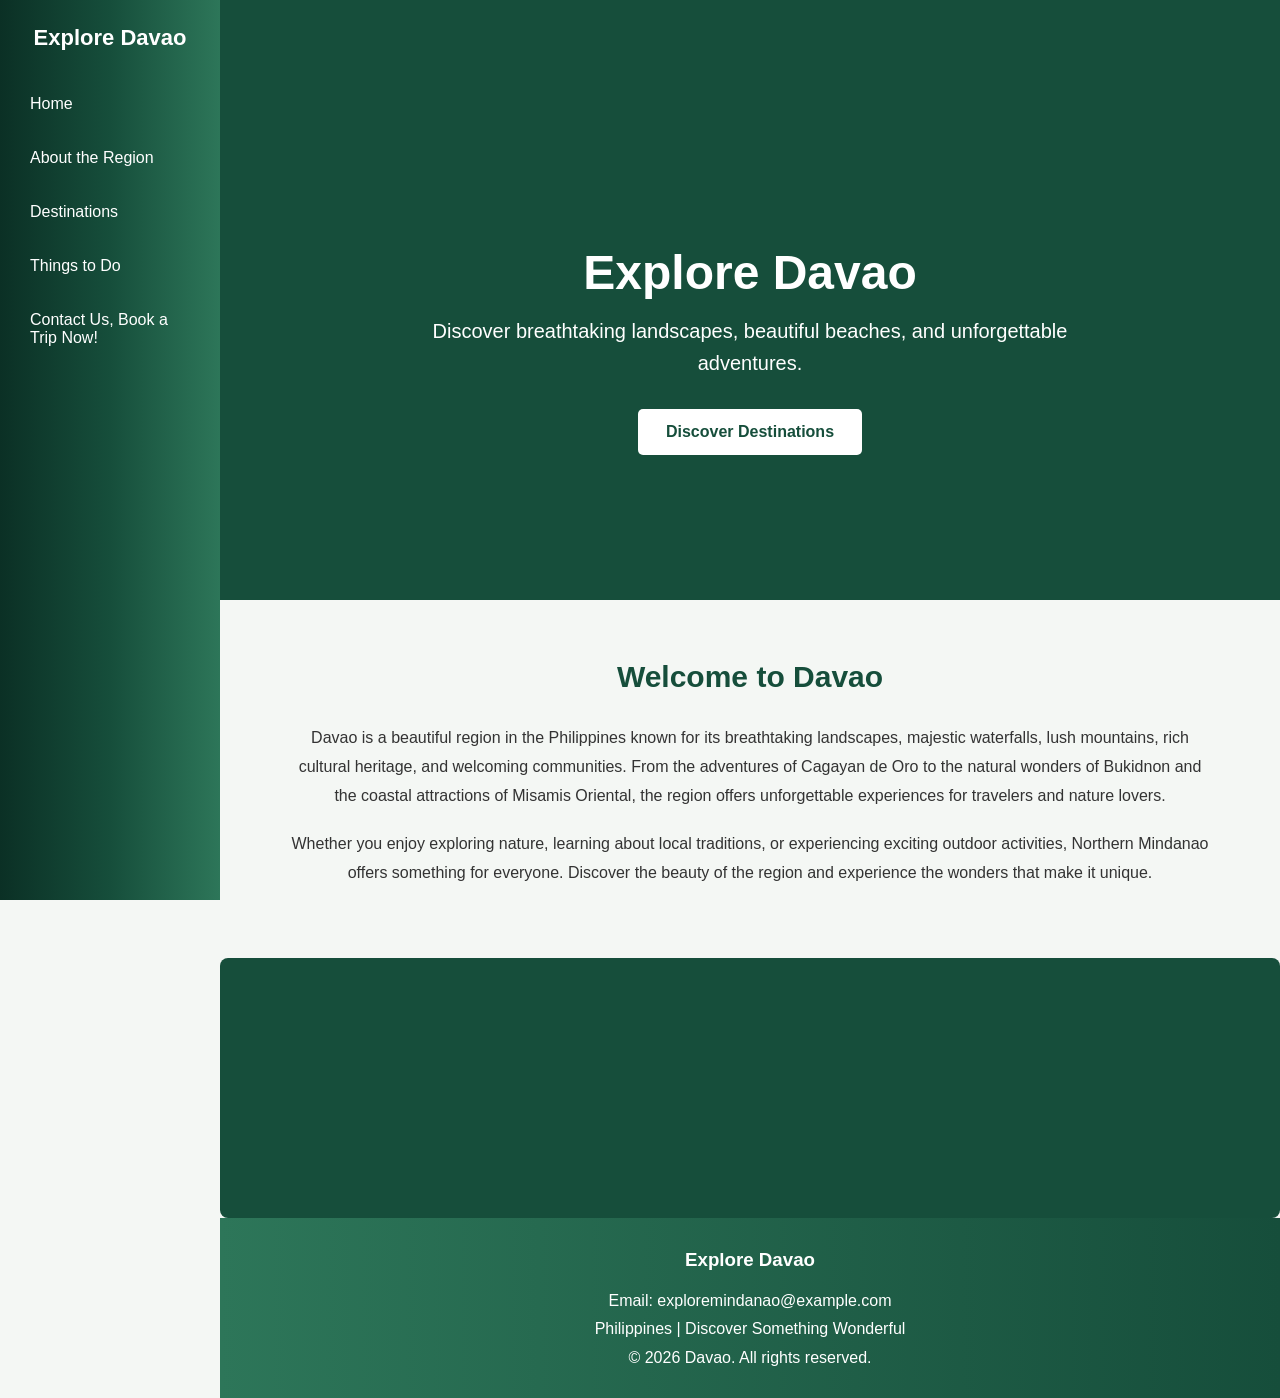
<file: html/index.html>
<!DOCTYPE html>
<html lang="en">

<head>
    <meta charset="UTF-8">
    <meta name="viewport" content="width=device-width, initial-scale=1.0">

    <title>Explore Davao, Region XI</title>

    <!-- External CSS -->
    <link rel="stylesheet" href="styling-index.css">
</head>

<body>

    <!-- LEFT SIDEBAR -->
    <div class="sidebar">

        <h2>Explore Davao</h2>

        <nav>
            <a href="#">Home</a>
            <a href="history.html">About the Region</a>
            <a href="destinations.html">Destinations</a>
            <a href="activities.html">Things to Do</a>
            <a href="plan-trip.html">Contact Us, Book a Trip Now!</a>
        </nav>

    </div>


    <!-- MAIN CONTENT -->
    <div class="main-content">

       <!-- HERO BANNER -->
    <section class="hero">

    <!-- Background Video -->
    <video class="hero-video" autoplay muted loop playsinline preload="600">
    <source src="../assets/videos/davao-hero-banner.mp4" type="video/mp4">
</video>

    <!-- Gradient Overlay -->
    <div class="hero-overlay"></div>

    <!-- Hero Content -->
    <div class="hero-content">
        <h1>Explore Davao</h1>

        <p>
            Discover breathtaking landscapes, beautiful beaches,
            and unforgettable adventures.
        </p>

        <a href="destinations.html" class="hero-button">
            Discover Destinations
        </a>
    </div>

</section>


        <!-- INTRODUCTION -->
        <div class="introduction">

            <h2>Welcome to Davao</h2>

            <p>
                Davao is a beautiful region in the Philippines
                known for its breathtaking landscapes, majestic waterfalls,
                lush mountains, rich cultural heritage, and welcoming
                communities. From the adventures of Cagayan de Oro to the
                natural wonders of Bukidnon and the coastal attractions
                of Misamis Oriental, the region offers unforgettable
                experiences for travelers and nature lovers.
            </p>

            <p>
                Whether you enjoy exploring nature, learning about local
                traditions, or experiencing exciting outdoor activities,
                Northern Mindanao offers something for everyone.
                Discover the beauty of the region and experience
                the wonders that make it unique.
            </p>

        </div>
        <!-- VIDEO BELOW INTRODUCTION -->
        <div class="vid-before-intro">
        <video class="destination-video" autoplay muted loop playsinline preload="none">
            <source src="../assets/videos/index-video-below-intro.mp4" type="video/mp4">
        </video>
        </div>

        <div class="footer">

            <h3>Explore Davao</h3>

            <p>Email: exploremindanao@example.com</p>

            <p>Philippines | Discover Something Wonderful</p>

            <p>&copy; 2026 Davao. All rights reserved.</p>

        </div>
        </div>
        </body>

        </html>
</file>
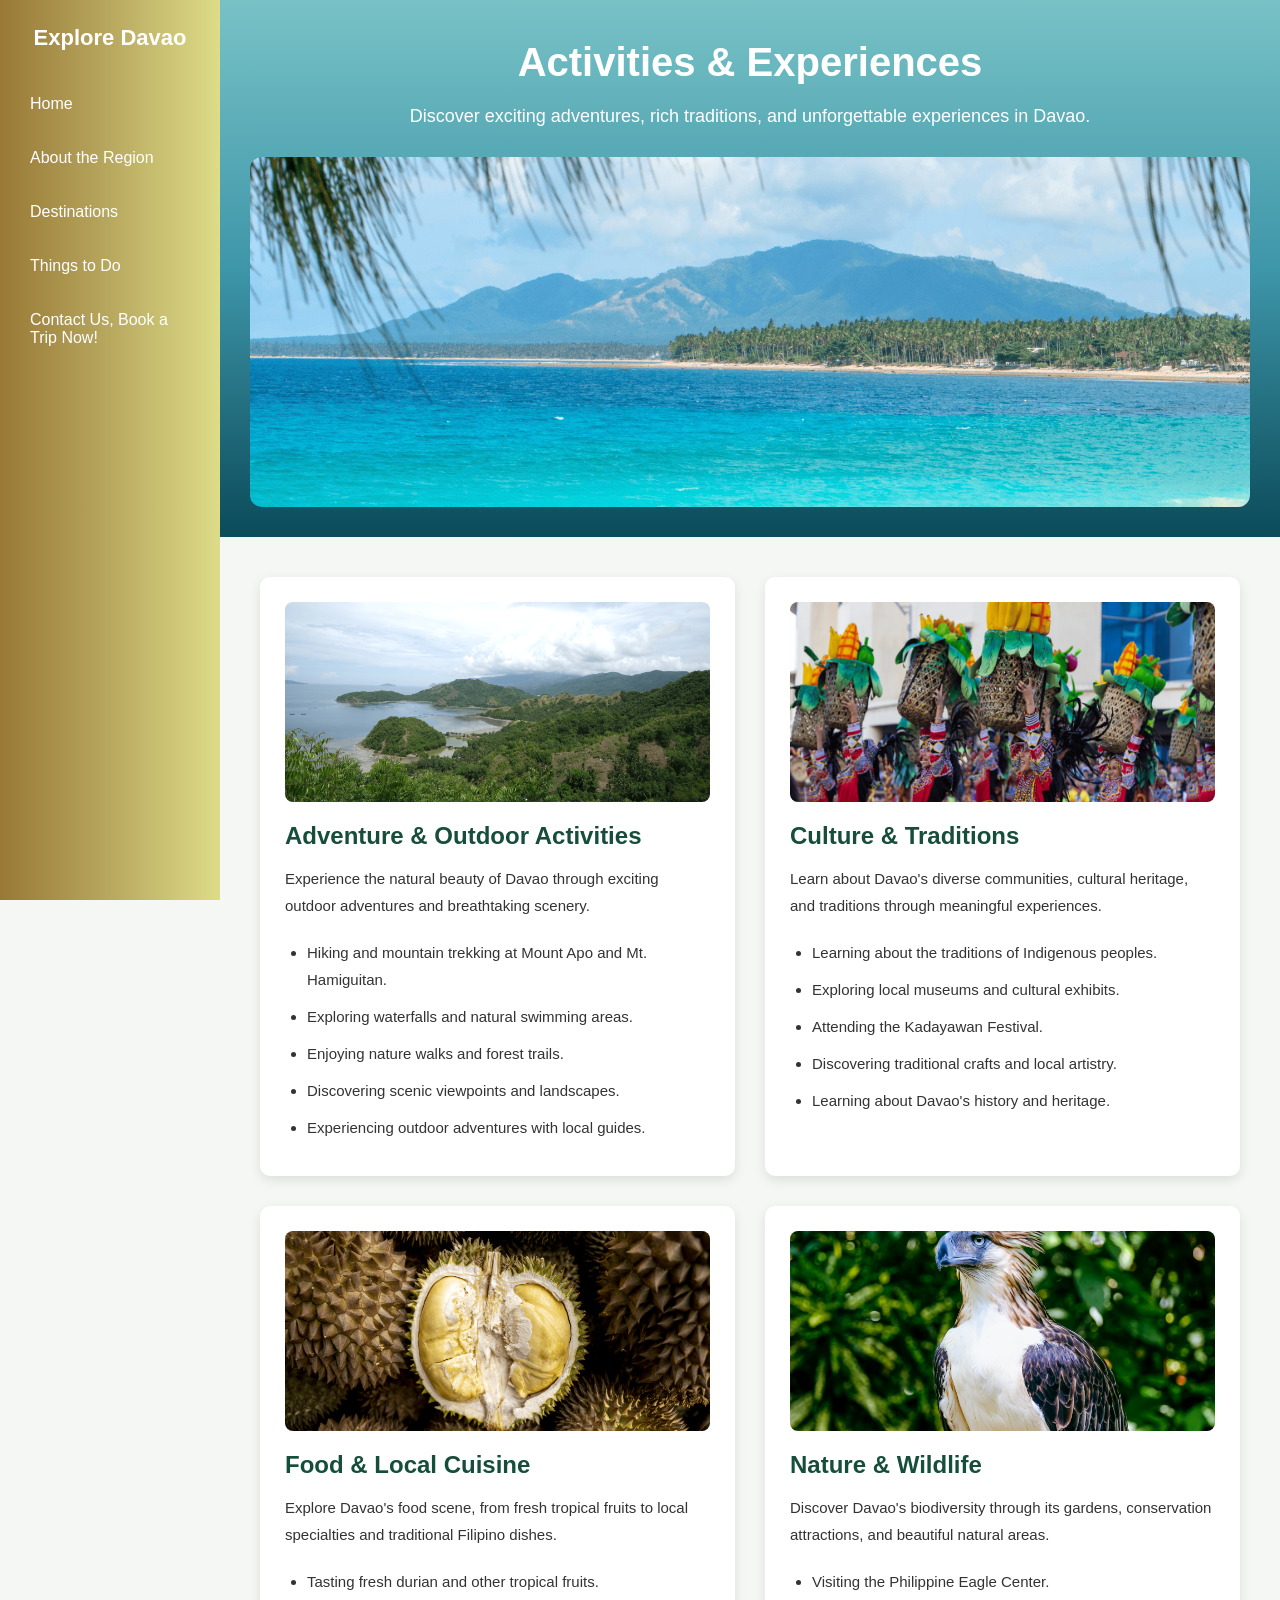
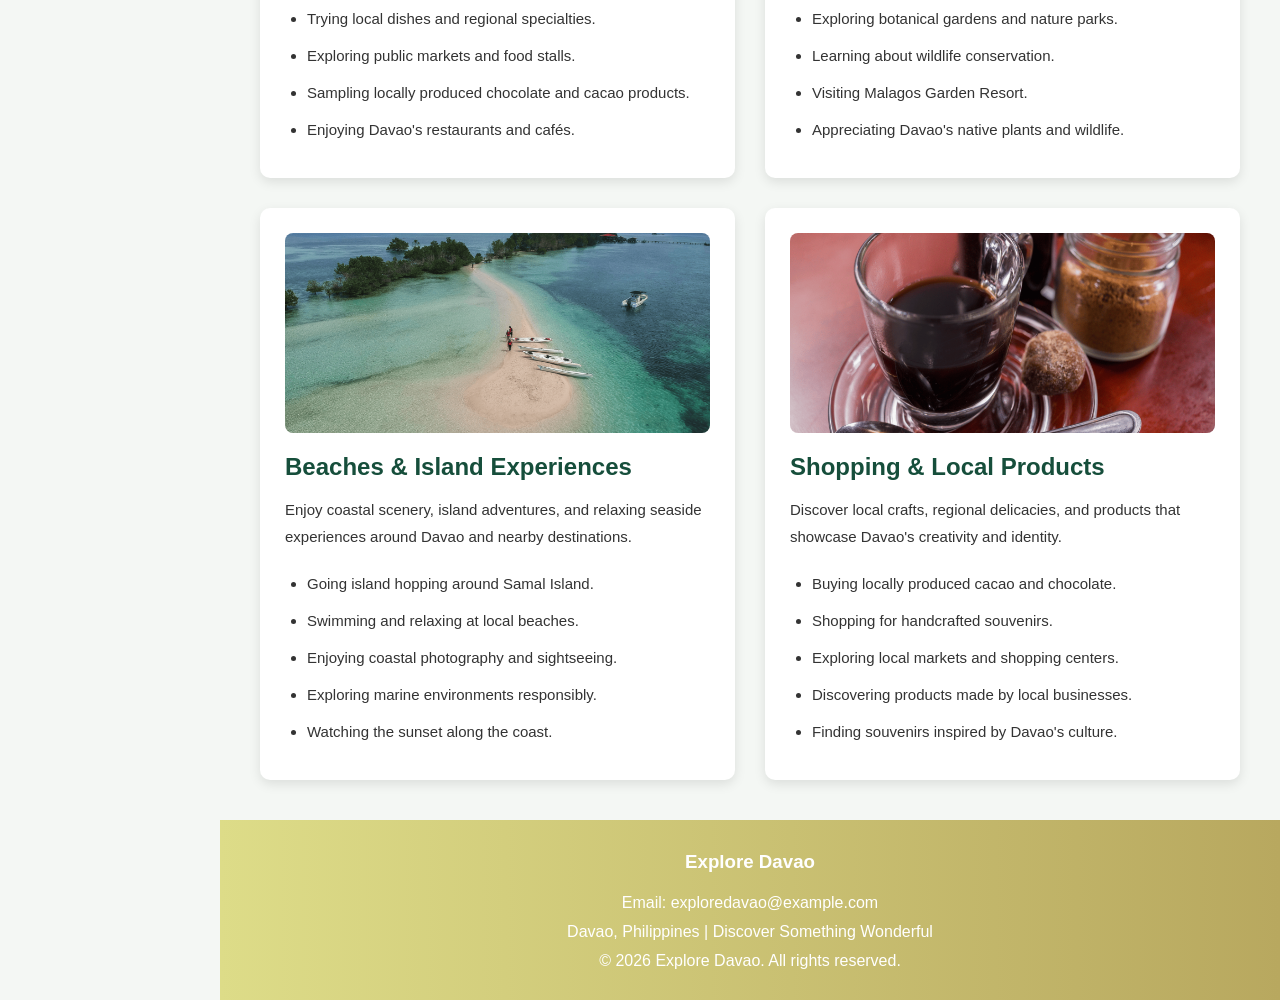
<file: html/activities.html>
<!DOCTYPE html>
<html lang="en">

<head>
    <meta charset="UTF-8">
    <meta name="viewport" content="width=device-width, initial-scale=1.0">

    <title>Activities & Experiences | Explore Davao</title>

    <link rel="stylesheet" href="styling-activities.css">
</head>

<body>

    <!-- LEFT SIDEBAR -->
    <div class="sidebar">

        <h2>Explore Davao</h2>

        <nav>
            <a href="index.html">Home</a>
            <a href="history.html">About the Region</a>
            <a href="destinations.html">Destinations</a>
            <a href="#">Things to Do</a>
            <a href="plan-trip.html">Contact Us, Book a Trip Now!</a>
        </nav>

    </div>


    <!-- MAIN CONTENT -->
    <div class="main-content">

        <!-- PAGE HEADER -->
        <header class="page-header">

            <h1>Activities & Experiences</h1>

            <p>
                Discover exciting adventures, rich traditions, and
                unforgettable experiences in Davao.
            </p>

        
            <img
                class="header-image"
                src="../assets/images/Dahican-Beach.png"
                alt="Beautiful coastline of Dahican Beach in Davao Oriental"
            >

        </header>


        <!-- ACTIVITIES CONTAINER -->
        <main class="activities-container">


            <!-- ADVENTURE -->
            <section class="activity-section">


                <img
                    class="activity-image"
                    src="../assets/images/MT.-HAMIGUITAN-DAVAO-ORIENTAL-768x570.png"
                    alt="Adventure and outdoor activities in Davao"
                >

                <h2>Adventure & Outdoor Activities</h2>

                <p>
                    Experience the natural beauty of Davao through
                    exciting outdoor adventures and breathtaking scenery.
                </p>

                <ul>
                    <li>Hiking and mountain trekking at Mount Apo and Mt. Hamiguitan.</li>
                    <li>Exploring waterfalls and natural swimming areas.</li>
                    <li>Enjoying nature walks and forest trails.</li>
                    <li>Discovering scenic viewpoints and landscapes.</li>
                    <li>Experiencing outdoor adventures with local guides.</li>
                </ul>

            </section>


            <!-- CULTURE -->
            <section class="activity-section">


                <img
                    class="activity-image"
                    src="../assets/images/Kadayawan-Festival.png"
                    alt="Cultural traditions and heritage of Davao"
                >

                <h2>Culture & Traditions</h2>

                <p>
                    Learn about Davao's diverse communities, cultural
                    heritage, and traditions through meaningful experiences.
                </p>

                <ul>
                    <li>Learning about the traditions of Indigenous peoples.</li>
                    <li>Exploring local museums and cultural exhibits.</li>
                    <li>Attending the Kadayawan Festival.</li>
                    <li>Discovering traditional crafts and local artistry.</li>
                    <li>Learning about Davao's history and heritage.</li>
                </ul>

            </section>


            <!-- FOOD -->
            <section class="activity-section">

                <img
                    class="activity-image"
                    src="../assets/images/DVO-DURIAN-001.png"
                    alt="Local food and tropical fruits in Davao"
                >

                <h2>Food & Local Cuisine</h2>

                <p>
                    Explore Davao's food scene, from fresh tropical fruits
                    to local specialties and traditional Filipino dishes.
                </p>

                <ul>
                    <li>Tasting fresh durian and other tropical fruits.</li>
                    <li>Trying local dishes and regional specialties.</li>
                    <li>Exploring public markets and food stalls.</li>
                    <li>Sampling locally produced chocolate and cacao products.</li>
                    <li>Enjoying Davao's restaurants and cafés.</li>
                </ul>

            </section>


            <!-- NATURE & WILDLIFE -->
            <section class="activity-section">

                <img
                    class="activity-image"
                    src="../assets/images/eagle-center.png"
                    alt="Nature and wildlife attractions in Davao"
                >

                <h2>Nature & Wildlife</h2>

                <p>
                    Discover Davao's biodiversity through its gardens,
                    conservation attractions, and beautiful natural areas.
                </p>

                <ul>
                    <li>Visiting the Philippine Eagle Center.</li>
                    <li>Exploring botanical gardens and nature parks.</li>
                    <li>Learning about wildlife conservation.</li>
                    <li>Visiting Malagos Garden Resort.</li>
                    <li>Appreciating Davao's native plants and wildlife.</li>
                </ul>

            </section>


            <!-- BEACHES & ISLANDS -->
            <section class="activity-section">

                <img
                    class="activity-image"
                    src="../assets/images/Island-Garden-City-of-Samal-768x570.png"
                    alt="Beaches and island destinations near Davao"
                >

                <h2>Beaches & Island Experiences</h2>

                <p>
                    Enjoy coastal scenery, island adventures, and relaxing
                    seaside experiences around Davao and nearby destinations.
                </p>

                <ul>
                    <li>Going island hopping around Samal Island.</li>
                    <li>Swimming and relaxing at local beaches.</li>
                    <li>Enjoying coastal photography and sightseeing.</li>
                    <li>Exploring marine environments responsibly.</li>
                    <li>Watching the sunset along the coast.</li>
                </ul>

            </section>


            <!-- SHOPPING -->
            <section class="activity-section">

                <img
                    class="activity-image"
                    src="../assets/images/Davao-Coffee.png"
                    alt="Local crafts, souvenirs, and products from Davao"
                >

                <h2>Shopping & Local Products</h2>

                <p>
                    Discover local crafts, regional delicacies, and
                    products that showcase Davao's creativity and identity.
                </p>

                <ul>
                    <li>Buying locally produced cacao and chocolate.</li>
                    <li>Shopping for handcrafted souvenirs.</li>
                    <li>Exploring local markets and shopping centers.</li>
                    <li>Discovering products made by local businesses.</li>
                    <li>Finding souvenirs inspired by Davao's culture.</li>
                </ul>

            </section>

        </main>


        <!-- FOOTER -->
        <footer class="footer">

            <h3>Explore Davao</h3>

            <p>Email: exploredavao@example.com</p>

            <p>Davao, Philippines | Discover Something Wonderful</p>

            <p>&copy; 2026 Explore Davao. All rights reserved.</p>

        </footer>

    </div>

</body>
</html>
</file>
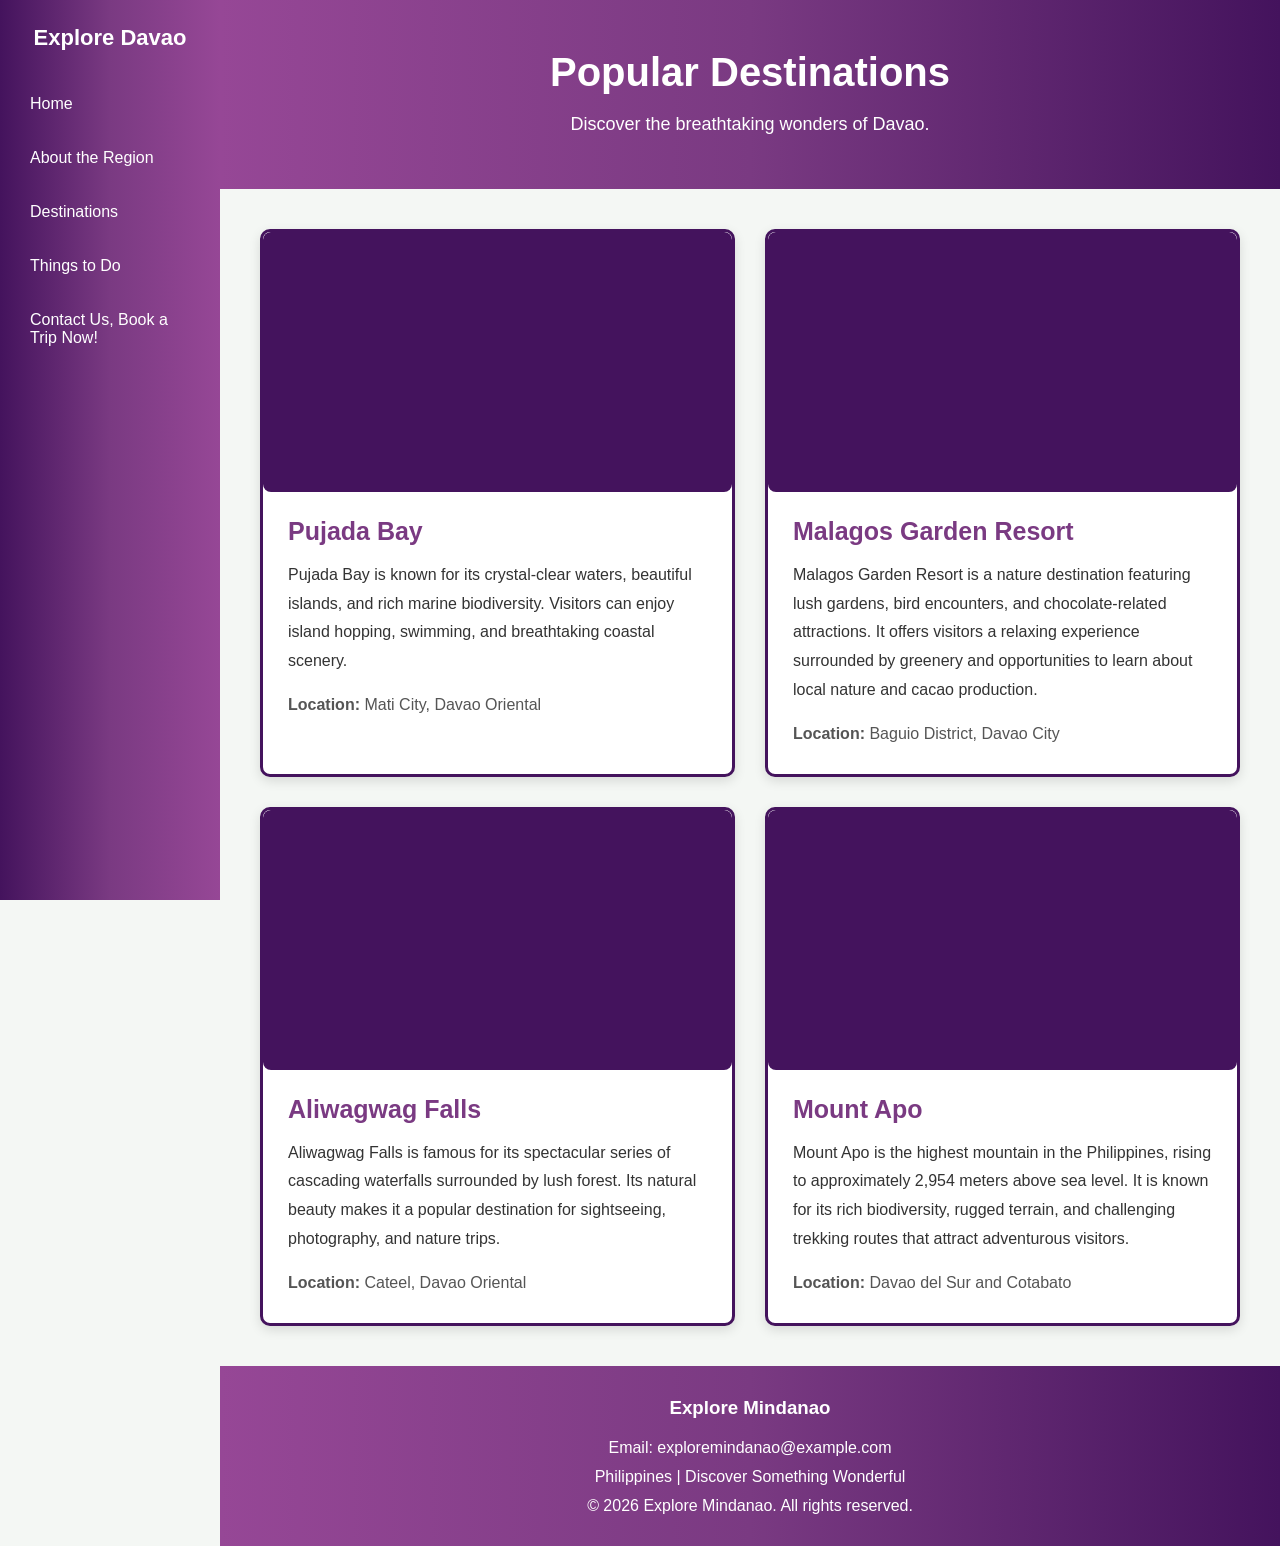
<file: html/destinations.html>
<!DOCTYPE html>
<html lang="en">

<head>
    <meta charset="UTF-8">
    <meta name="viewport" content="width=device-width, initial-scale=1.0">

    <title>Popular Destinations | Explore Davao</title>

    <link rel="stylesheet" href="styling-destinations.css">
</head>

<body>

    
    <!-- LEFT SIDEBAR -->
    <div class="sidebar">

        <h2>Explore Davao</h2>

        <nav>
            <a href="index.html">Home</a>
            <a href="history.html">About the Region</a>
            <a href="#">Destinations</a>
            <a href="activities.html">Things to Do</a>
            <a href="plan-trip.html">Contact Us, Book a Trip Now!</a>
        </nav>

    </div>

    <div class="main-content">

        <!-- PAGE HEADER -->
        <div class="page-header">
            <h1>Popular Destinations</h1>
            <p>Discover the breathtaking wonders of Davao.</p>
        </div>


        <!-- TOURIST SPOTS -->

        <div class="destinations-container">

            <!-- PUJADA BAY -->
            <div class="destination-card">

                <video class="destination-video" autoplay muted loop playsinline preload="none">
    <source src="../assets/videos/pujada-bay-video.mp4" type="video/mp4">
</video>

                <div class="destination-info">
                    <h2>Pujada Bay</h2>

                    <p>
                        Pujada Bay is known for its crystal-clear waters,
                        beautiful islands, and rich marine biodiversity.
                        Visitors can enjoy island hopping, swimming, and
                        breathtaking coastal scenery.
                    </p>

                    <p class="location">
                        <strong>Location:</strong> Mati City, Davao Oriental
                    </p>
                </div>

            </div>


            <!-- MALAGOS GARDEN RESORT -->
            <div class="destination-card">

                <video class="destination-video" autoplay muted loop playsinline preload="none">
    <source src="../assets/videos/malagos-resort-video.mp4" type="video/mp4">
</video>

                <div class="destination-info">
                    <h2>Malagos Garden Resort</h2>

                    <p>
                        Malagos Garden Resort is a nature destination
                        featuring lush gardens, bird encounters, and
                        chocolate-related attractions. It offers visitors
                        a relaxing experience surrounded by greenery and
                        opportunities to learn about local nature and
                        cacao production.
                    </p>

                    <p class="location">
                        <strong>Location:</strong> Baguio District, Davao City
                    </p>
                </div>

            </div>


            <!-- ALIWAGWAG FALLS -->
            <div class="destination-card">

                <video class="destination-video" autoplay muted loop playsinline preload="none">
    <source src="../assets/videos/aliwagwag-falls-video.mp4" type="video/mp4">
</video>
                <div class="destination-info">
                    <h2>Aliwagwag Falls</h2>

                    <p>
                        Aliwagwag Falls is famous for its spectacular series
                        of cascading waterfalls surrounded by lush forest.
                        Its natural beauty makes it a popular destination
                        for sightseeing, photography, and nature trips.
                    </p>

                    <p class="location">
                        <strong>Location:</strong> Cateel, Davao Oriental
                    </p>
                </div>

            </div>


            <!-- MOUNT APO -->
            <div class="destination-card">

                <video class="destination-video" autoplay muted loop playsinline preload="none">
    <source src="../assets/videos/mt-apo-video (1).mp4" type="video/mp4">
</video>

                <div class="destination-info">
                    <h2>Mount Apo</h2>

                    <p>
                        Mount Apo is the highest mountain in the Philippines,
                        rising to approximately 2,954 meters above sea level.
                        It is known for its rich biodiversity, rugged terrain,
                        and challenging trekking routes that attract
                        adventurous visitors.
                    </p>

                    <p class="location">
                        <strong>Location:</strong> Davao del Sur and Cotabato
                    </p>
                </div>

            </div>

        </div>


        <!-- FOOTER -->
        <div class="footer">

            <h3>Explore Mindanao</h3>

            <p>Email: exploremindanao@example.com</p>

            <p>Philippines | Discover Something Wonderful</p>

            <p>&copy; 2026 Explore Mindanao. All rights reserved.</p>

        </div>

    </div>

</body>
</html>
</file>
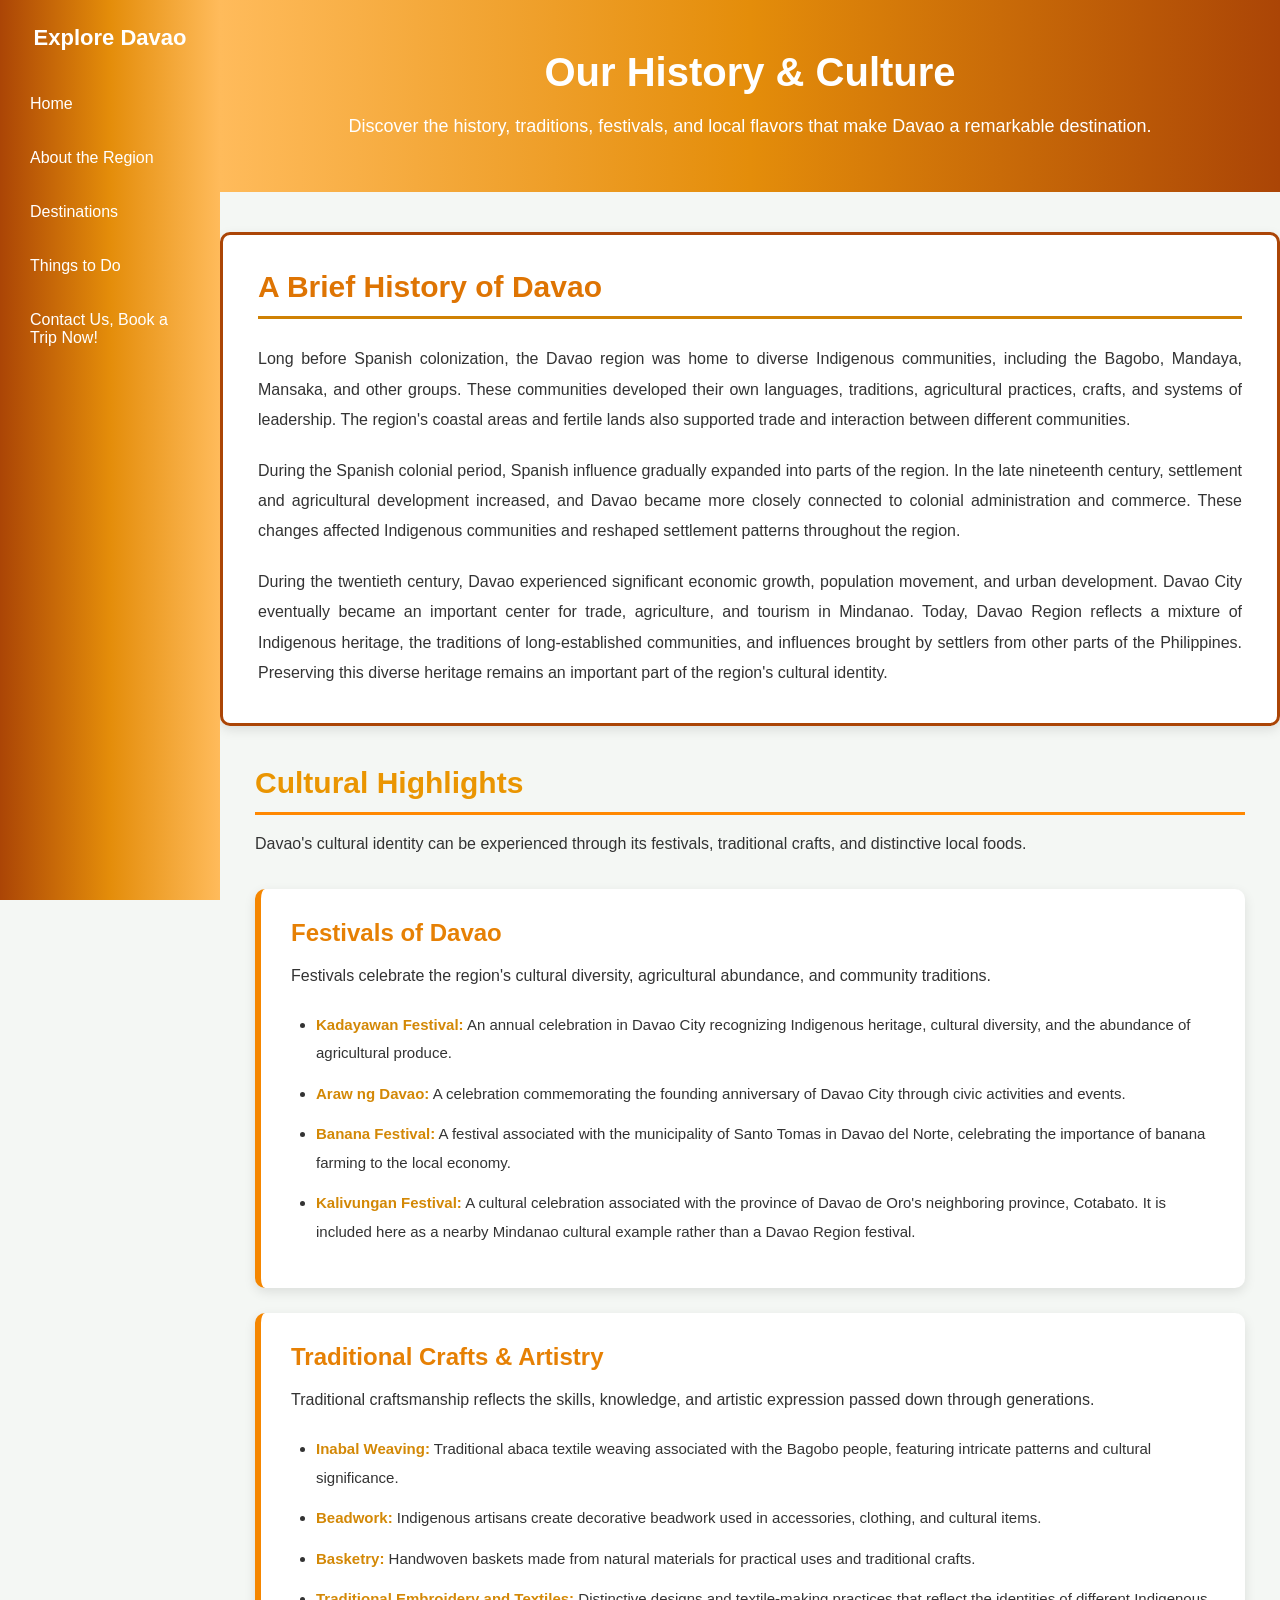
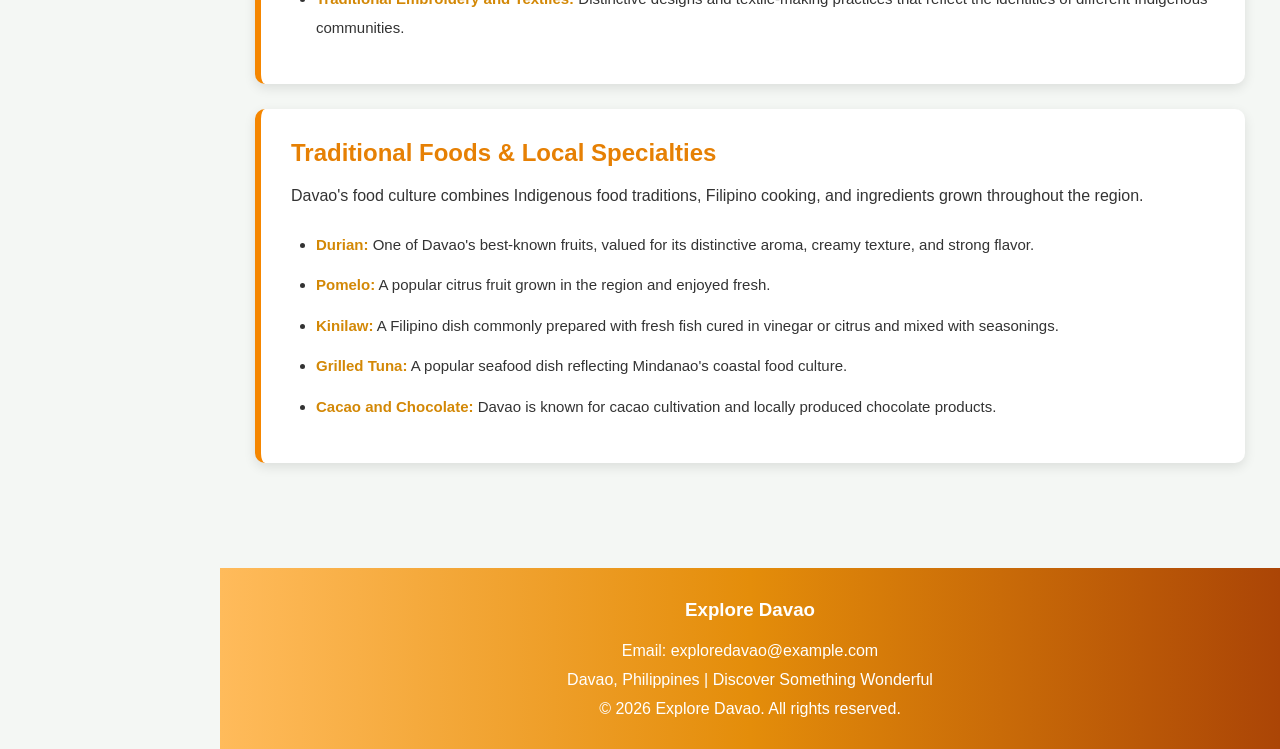
<file: html/history.html>
<!DOCTYPE html>
<html lang="en">

<head>
    <meta charset="UTF-8">
    <meta name="viewport" content="width=device-width, initial-scale=1.0">

    <title>Our History & Culture | Explore Davao</title>

    <link rel="stylesheet" href="styling-history.css">
</head>

<body>

    <!-- LEFT SIDEBAR -->
    <div class="sidebar">

        <h2>Explore Davao</h2>

        <nav>
            <a href="index.html">Home</a>
            <a href="history.html">About the Region</a>
            <a href="destinations.html">Destinations</a>
            <a href="activities.html">Things to Do</a>
            <a href="plan-trip.html">Contact Us, Book a Trip Now!</a>
        </nav>

    </div>


    <!-- MAIN CONTENT -->
    <div class="main-content">

        <!-- PAGE HEADER -->
        <header class="page-header">

            <h1>Our History & Culture</h1>

            <p>
                Discover the history, traditions, festivals, and local
                flavors that make Davao a remarkable destination.
            </p>

        </header>


        <!-- HISTORY SECTION -->
        <section class="history-section">

            <h2>A Brief History of Davao</h2>

            <p>
                Long before Spanish colonization, the Davao region was
                home to diverse Indigenous communities, including the
                Bagobo, Mandaya, Mansaka, and other groups. These
                communities developed their own languages, traditions,
                agricultural practices, crafts, and systems of leadership.
                The region's coastal areas and fertile lands also supported
                trade and interaction between different communities.
            </p>

            <p>
                During the Spanish colonial period, Spanish influence
                gradually expanded into parts of the region. In the late
                nineteenth century, settlement and agricultural development
                increased, and Davao became more closely connected to
                colonial administration and commerce. These changes affected
                Indigenous communities and reshaped settlement patterns
                throughout the region.
            </p>

            <p>
                During the twentieth century, Davao experienced significant
                economic growth, population movement, and urban development.
                Davao City eventually became an important center for trade,
                agriculture, and tourism in Mindanao. Today, Davao Region
                reflects a mixture of Indigenous heritage, the traditions
                of long-established communities, and influences brought by
                settlers from other parts of the Philippines. Preserving
                this diverse heritage remains an important part of the
                region's cultural identity.
            </p>

        </section>


        <!-- CULTURAL HIGHLIGHTS -->
        <section class="culture-section">

            <h2>Cultural Highlights</h2>

            <p class="section-intro">
                Davao's cultural identity can be experienced through its
                festivals, traditional crafts, and distinctive local foods.
            </p>


            <!-- FESTIVALS -->
            <div class="culture-card">

                <h3>Festivals of Davao</h3>

                <p>
                    Festivals celebrate the region's cultural diversity,
                    agricultural abundance, and community traditions.
                </p>

                <ul>
                    <li>
                        <strong>Kadayawan Festival:</strong>
                        An annual celebration in Davao City recognizing
                        Indigenous heritage, cultural diversity, and the
                        abundance of agricultural produce.
                    </li>

                    <li>
                        <strong>Araw ng Davao:</strong>
                        A celebration commemorating the founding anniversary
                        of Davao City through civic activities and events.
                    </li>

                    <li>
                        <strong>Banana Festival:</strong>
                        A festival associated with the municipality of
                        Santo Tomas in Davao del Norte, celebrating the
                        importance of banana farming to the local economy.
                    </li>

                    <li>
                        <strong>Kalivungan Festival:</strong>
                        A cultural celebration associated with the province
                        of Davao de Oro's neighboring province, Cotabato.
                        It is included here as a nearby Mindanao cultural
                        example rather than a Davao Region festival.
                    </li>
                </ul>

            </div>


            <!-- TRADITIONAL CRAFTS -->
            <div class="culture-card">

                <h3>Traditional Crafts & Artistry</h3>

                <p>
                    Traditional craftsmanship reflects the skills,
                    knowledge, and artistic expression passed down
                    through generations.
                </p>

                <ul>
                    <li>
                        <strong>Inabal Weaving:</strong>
                        Traditional abaca textile weaving associated with
                        the Bagobo people, featuring intricate patterns
                        and cultural significance.
                    </li>

                    <li>
                        <strong>Beadwork:</strong>
                        Indigenous artisans create decorative beadwork
                        used in accessories, clothing, and cultural items.
                    </li>

                    <li>
                        <strong>Basketry:</strong>
                        Handwoven baskets made from natural materials
                        for practical uses and traditional crafts.
                    </li>

                    <li>
                        <strong>Traditional Embroidery and Textiles:</strong>
                        Distinctive designs and textile-making practices
                        that reflect the identities of different
                        Indigenous communities.
                    </li>
                </ul>

            </div>


            <!-- LOCAL FOODS -->
            <div class="culture-card">

                <h3>Traditional Foods & Local Specialties</h3>

                <p>
                    Davao's food culture combines Indigenous food traditions,
                    Filipino cooking, and ingredients grown throughout
                    the region.
                </p>

                <ul>
                    <li>
                        <strong>Durian:</strong>
                        One of Davao's best-known fruits, valued for its
                        distinctive aroma, creamy texture, and strong flavor.
                    </li>

                    <li>
                        <strong>Pomelo:</strong>
                        A popular citrus fruit grown in the region and
                        enjoyed fresh.
                    </li>

                    <li>
                        <strong>Kinilaw:</strong>
                        A Filipino dish commonly prepared with fresh fish
                        cured in vinegar or citrus and mixed with seasonings.
                    </li>

                    <li>
                        <strong>Grilled Tuna:</strong>
                        A popular seafood dish reflecting Mindanao's
                        coastal food culture.
                    </li>

                    <li>
                        <strong>Cacao and Chocolate:</strong>
                        Davao is known for cacao cultivation and locally
                        produced chocolate products.
                    </li>
                </ul>

            </div>

        </section>


        <!-- FOOTER -->
        <footer class="footer">

            <h3>Explore Davao</h3>

            <p>Email: exploredavao@example.com</p>

            <p>Davao, Philippines | Discover Something Wonderful</p>

            <p>&copy; 2026 Explore Davao. All rights reserved.</p>

        </footer>

    </div>

</body>
</html>
</file>
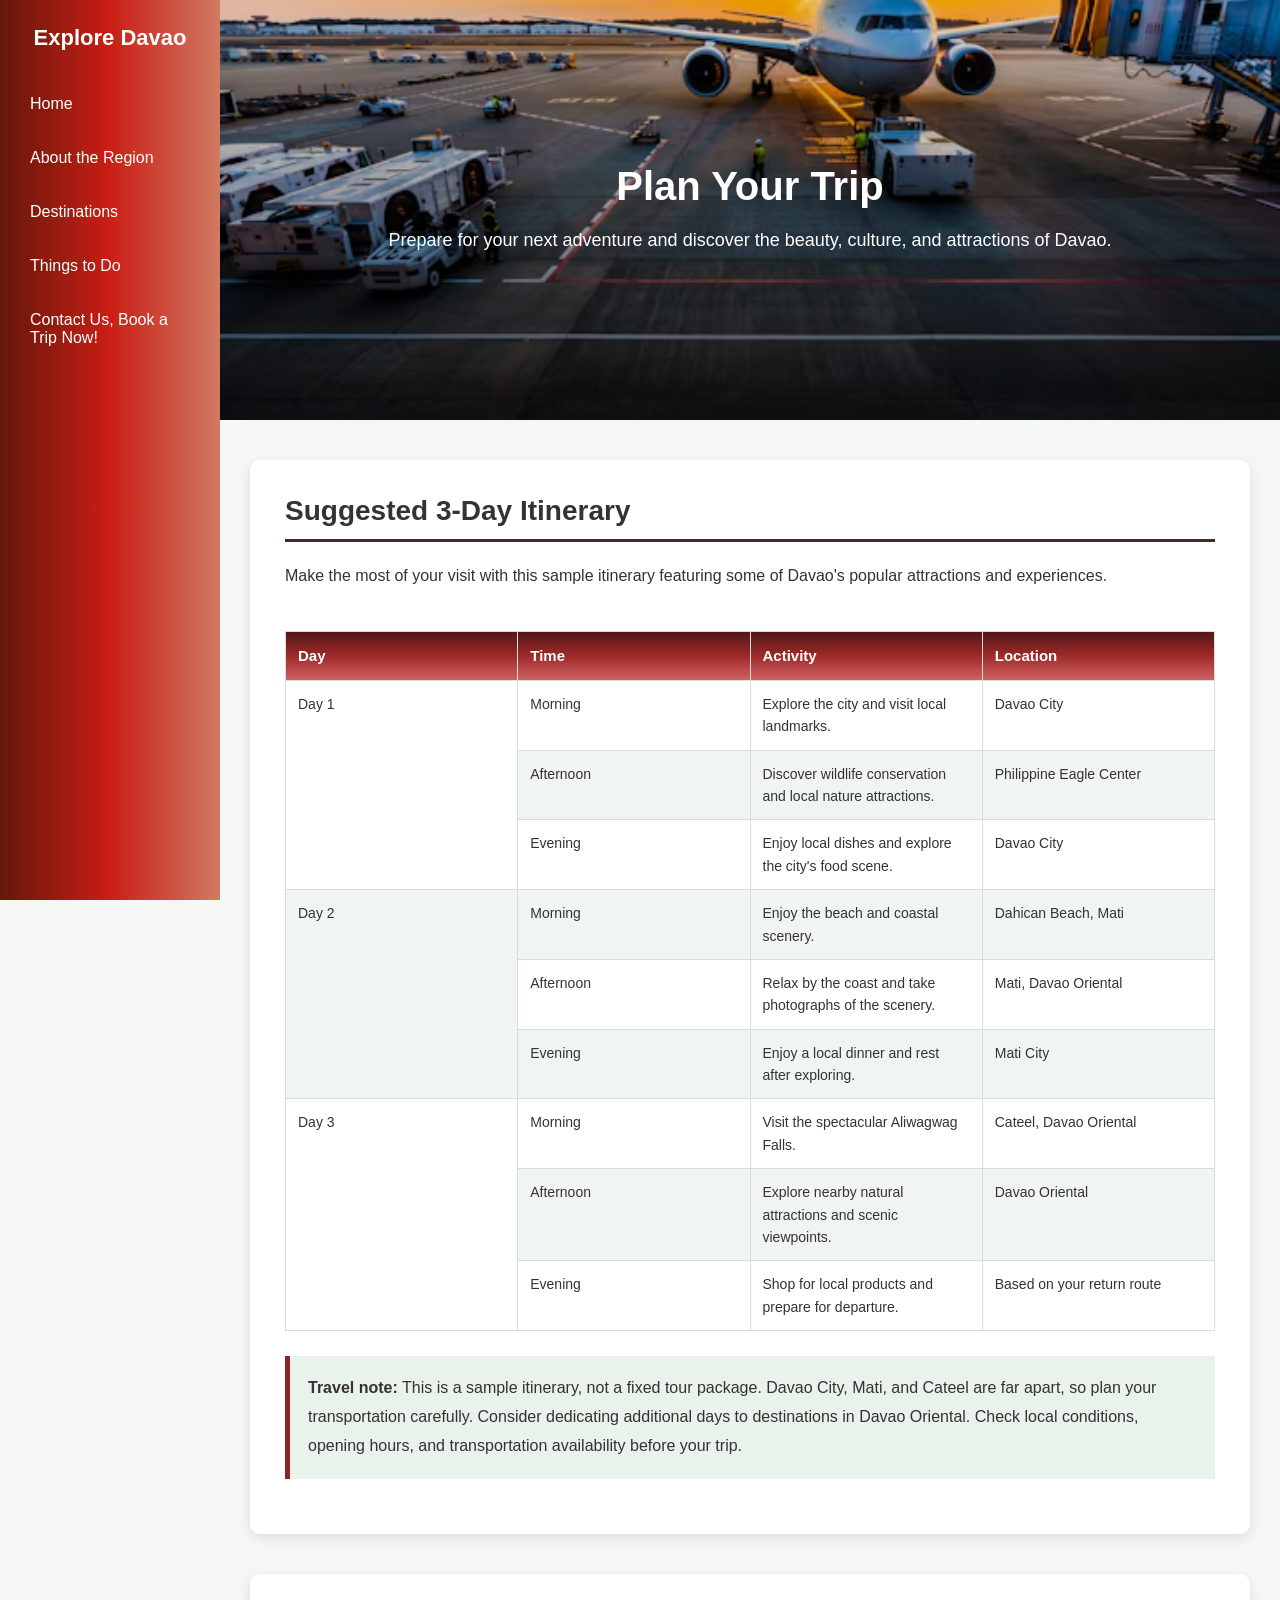
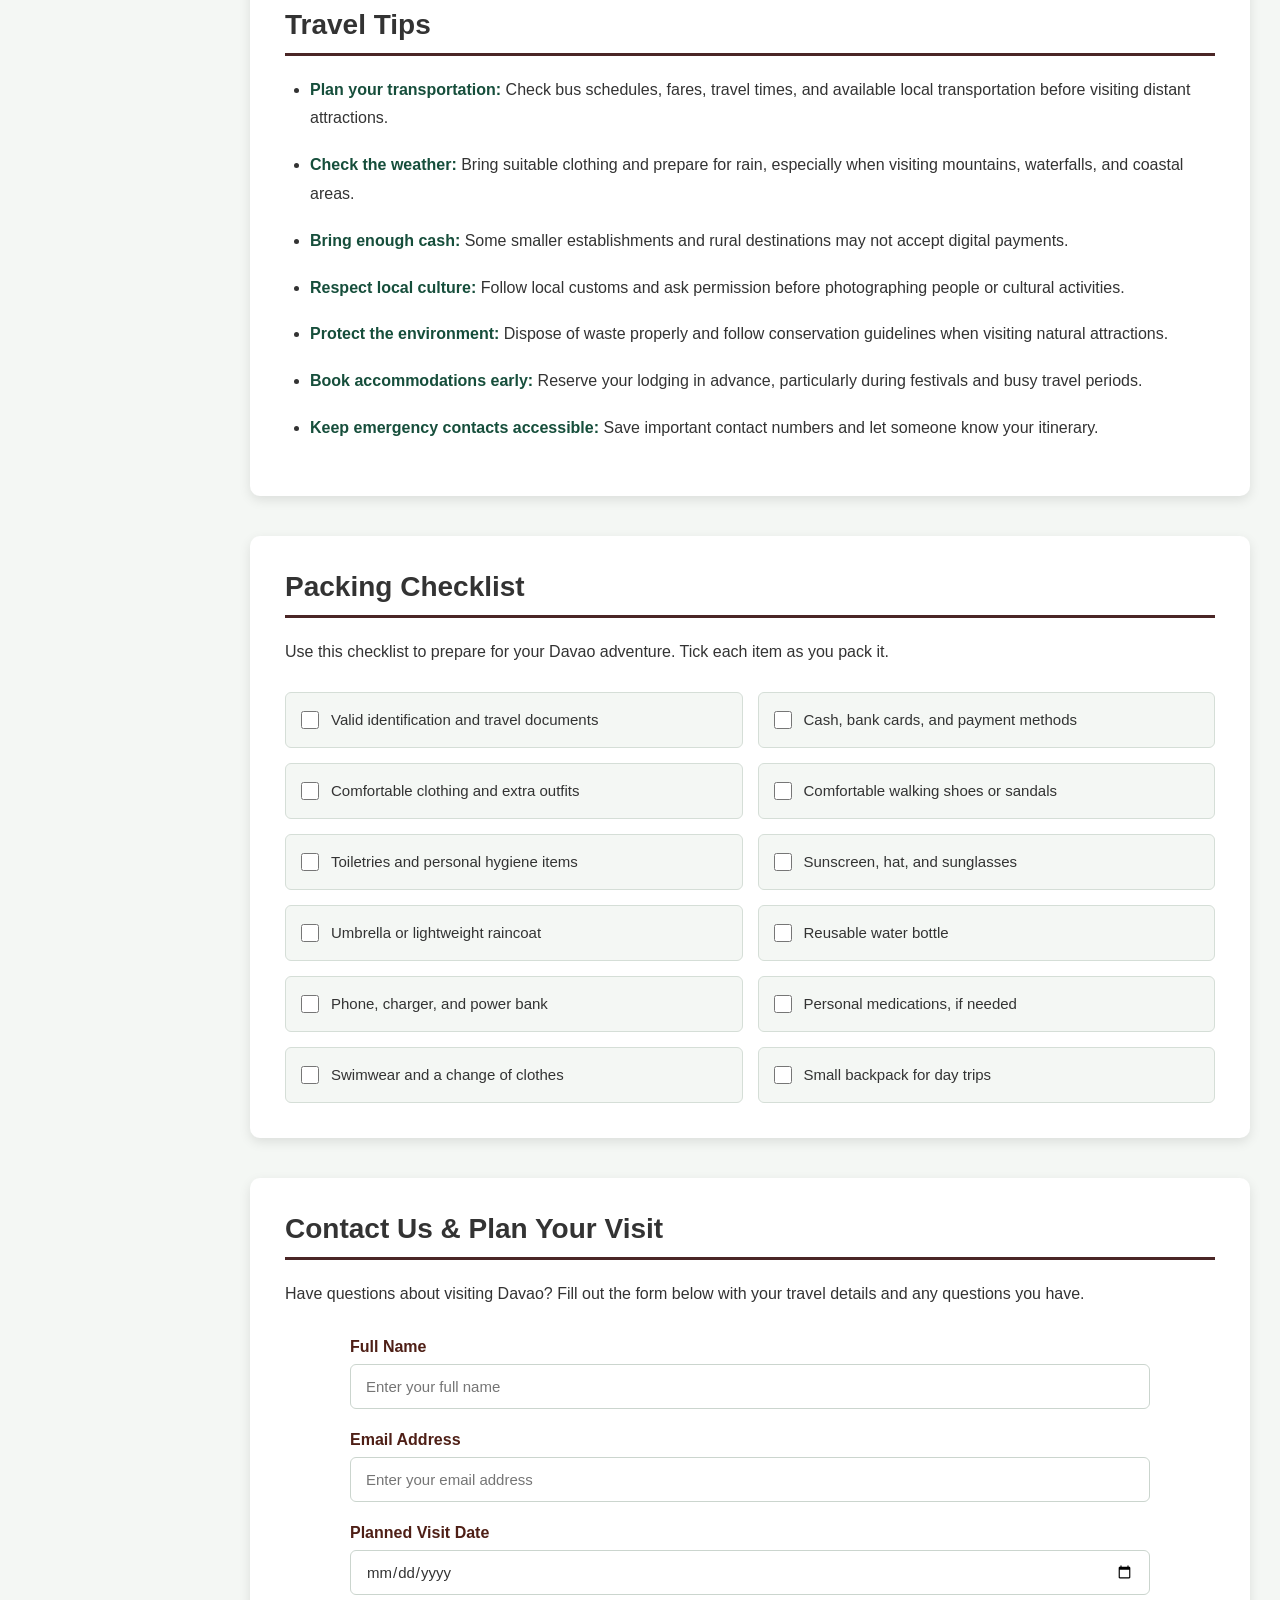
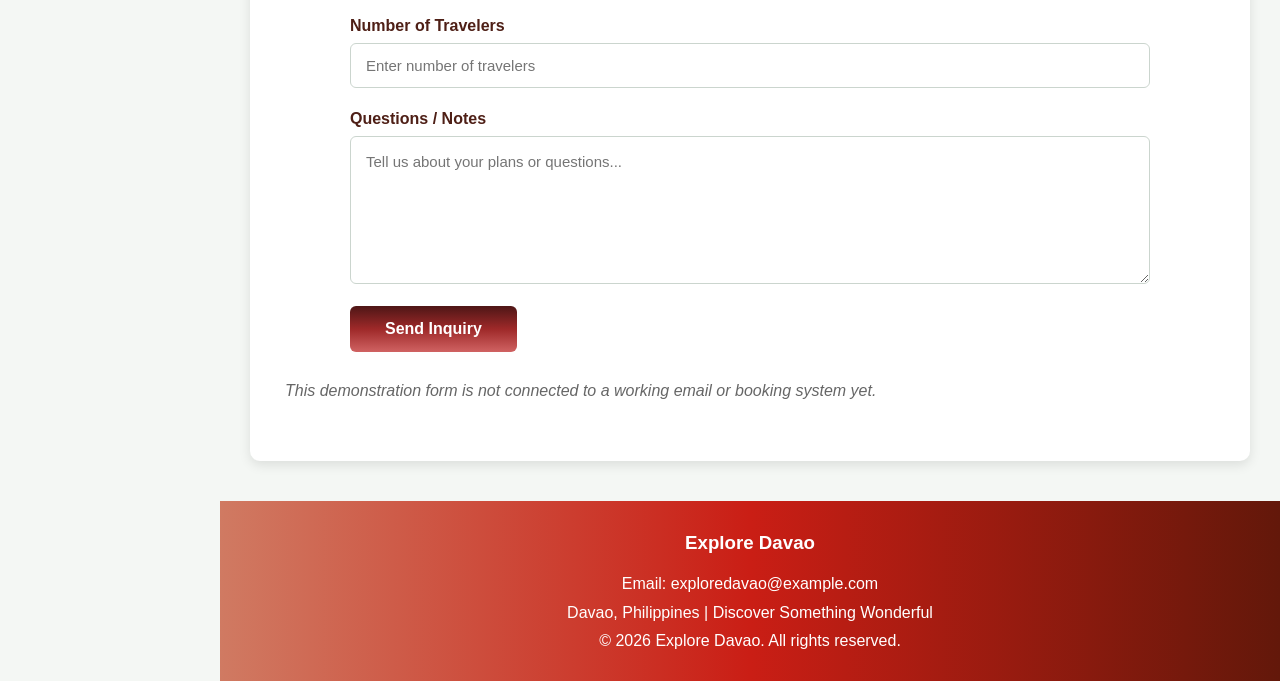
<file: html/plan-trip.html>
<!DOCTYPE html>
<html lang="en">

<head>
    <meta charset="UTF-8">
    <meta name="viewport" content="width=device-width, initial-scale=1.0">

    <title>Plan Your Trip | Explore Davao</title>

    <link rel="stylesheet" href="styling-plantrip.css">
</head>

<body>

    <!-- LEFT SIDEBAR -->
    <div class="sidebar">

        <h2>Explore Davao</h2>

        <nav>
            <a href="index.html">Home</a>
            <a href="history.html">About the Region</a>
            <a href="destinations.html">Destinations</a>
            <a href="activities.html">Things to Do</a>
            <a href="plan-trip.html">Contact Us, Book a Trip Now!</a>
        </nav>

    </div>


    <!-- MAIN CONTENT -->
    <div class="main-content">

        <!-- PAGE HEADER -->
<header class="page-header">

    <div class="header-content">
        <h1>Plan Your Trip</h1>

        <p>
            Prepare for your next adventure and discover the beauty,
            culture, and attractions of Davao.
        </p>
    </div>

</header>


        <!-- THREE-DAY ITINERARY -->
        <section class="content-section">

            <h2>Suggested 3-Day Itinerary</h2>

            <p>
                Make the most of your visit with this sample itinerary
                featuring some of Davao's popular attractions and experiences.
            </p>

            <div class="table-container">

                <table>

                    <thead>
                        <tr>
                            <th>Day</th>
                            <th>Time</th>
                            <th>Activity</th>
                            <th>Location</th>
                        </tr>
                    </thead>

                    <tbody>

                        <tr>
                            <td rowspan="3">Day 1</td>
                            <td>Morning</td>
                            <td>Explore the city and visit local landmarks.</td>
                            <td>Davao City</td>
                        </tr>

                        <tr>
                            <td>Afternoon</td>
                            <td>Discover wildlife conservation and local nature attractions.</td>
                            <td>Philippine Eagle Center</td>
                        </tr>

                        <tr>
                            <td>Evening</td>
                            <td>Enjoy local dishes and explore the city's food scene.</td>
                            <td>Davao City</td>
                        </tr>

                        <tr>
                            <td rowspan="3">Day 2</td>
                            <td>Morning</td>
                            <td>Enjoy the beach and coastal scenery.</td>
                            <td>Dahican Beach, Mati</td>
                        </tr>

                        <tr>
                            <td>Afternoon</td>
                            <td>Relax by the coast and take photographs of the scenery.</td>
                            <td>Mati, Davao Oriental</td>
                        </tr>

                        <tr>
                            <td>Evening</td>
                            <td>Enjoy a local dinner and rest after exploring.</td>
                            <td>Mati City</td>
                        </tr>

                        <tr>
                            <td rowspan="3">Day 3</td>
                            <td>Morning</td>
                            <td>Visit the spectacular Aliwagwag Falls.</td>
                            <td>Cateel, Davao Oriental</td>
                        </tr>

                        <tr>
                            <td>Afternoon</td>
                            <td>Explore nearby natural attractions and scenic viewpoints.</td>
                            <td>Davao Oriental</td>
                        </tr>

                        <tr>
                            <td>Evening</td>
                            <td>Shop for local products and prepare for departure.</td>
                            <td>Based on your return route</td>
                        </tr>

                    </tbody>

                </table>

            </div>

            <p class="note">
                <strong>Travel note:</strong> This is a sample itinerary, not
                a fixed tour package. Davao City, Mati, and Cateel are far
                apart, so plan your transportation carefully. Consider
                dedicating additional days to destinations in Davao Oriental.
                Check local conditions, opening hours, and transportation
                availability before your trip.
            </p>

        </section>


        <!-- TRAVEL TIPS -->
        <section class="content-section">

            <h2>Travel Tips</h2>

            <ul class="travel-tips">

                <li>
                    <strong>Plan your transportation:</strong>
                    Check bus schedules, fares, travel times, and available
                    local transportation before visiting distant attractions.
                </li>

                <li>
                    <strong>Check the weather:</strong>
                    Bring suitable clothing and prepare for rain, especially
                    when visiting mountains, waterfalls, and coastal areas.
                </li>

                <li>
                    <strong>Bring enough cash:</strong>
                    Some smaller establishments and rural destinations
                    may not accept digital payments.
                </li>

                <li>
                    <strong>Respect local culture:</strong>
                    Follow local customs and ask permission before
                    photographing people or cultural activities.
                </li>

                <li>
                    <strong>Protect the environment:</strong>
                    Dispose of waste properly and follow conservation
                    guidelines when visiting natural attractions.
                </li>

                <li>
                    <strong>Book accommodations early:</strong>
                    Reserve your lodging in advance, particularly during
                    festivals and busy travel periods.
                </li>

                <li>
                    <strong>Keep emergency contacts accessible:</strong>
                    Save important contact numbers and let someone know
                    your itinerary.
                </li>

            </ul>

        </section>


        <!-- PACKING CHECKLIST -->
        <section class="content-section">

            <h2>Packing Checklist</h2>

            <p>
                Use this checklist to prepare for your Davao adventure.
                Tick each item as you pack it.
            </p>

            <div class="packing-list">

                <label>
                    <input type="checkbox">
                    Valid identification and travel documents
                </label>

                <label>
                    <input type="checkbox">
                    Cash, bank cards, and payment methods
                </label>

                <label>
                    <input type="checkbox">
                    Comfortable clothing and extra outfits
                </label>

                <label>
                    <input type="checkbox">
                    Comfortable walking shoes or sandals
                </label>

                <label>
                    <input type="checkbox">
                    Toiletries and personal hygiene items
                </label>

                <label>
                    <input type="checkbox">
                    Sunscreen, hat, and sunglasses
                </label>

                <label>
                    <input type="checkbox">
                    Umbrella or lightweight raincoat
                </label>

                <label>
                    <input type="checkbox">
                    Reusable water bottle
                </label>

                <label>
                    <input type="checkbox">
                    Phone, charger, and power bank
                </label>

                <label>
                    <input type="checkbox">
                    Personal medications, if needed
                </label>

                <label>
                    <input type="checkbox">
                    Swimwear and a change of clothes
                </label>

                <label>
                    <input type="checkbox">
                    Small backpack for day trips
                </label>

            </div>

        </section>


        <!-- CONTACT FORM -->
        <section class="content-section contact-section">

            <h2>Contact Us & Plan Your Visit</h2>

            <p>
                Have questions about visiting Davao? Fill out the form
                below with your travel details and any questions you have.
            </p>

            <form class="contact-form" action="#" method="post">

                <div class="form-group">

                    <label for="full-name">Full Name</label>

                    <input
                        type="text"
                        id="full-name"
                        name="full_name"
                        placeholder="Enter your full name"
                        required
                    >

                </div>


                <div class="form-group">

                    <label for="email">Email Address</label>

                    <input
                        type="email"
                        id="email"
                        name="email"
                        placeholder="Enter your email address"
                        required
                    >

                </div>


                <div class="form-group">

                    <label for="visit-date">Planned Visit Date</label>

                    <input
                        type="date"
                        id="visit-date"
                        name="visit_date"
                        required
                    >

                </div>


                <div class="form-group">

                    <label for="travelers">Number of Travelers</label>

                    <input
                        type="number"
                        id="travelers"
                        name="travelers"
                        min="1"
                        max="100"
                        placeholder="Enter number of travelers"
                        required
                    >

                </div>


                <div class="form-group">

                    <label for="notes">Questions / Notes</label>

                    <textarea
                        id="notes"
                        name="notes"
                        rows="5"
                        placeholder="Tell us about your plans or questions..."
                    ></textarea>

                </div>


                <button type="submit" class="send-button">
                    Send Inquiry
                </button>

            </form>

            <p class="form-note">
                This demonstration form is not connected to a working
                email or booking system yet.
            </p>

        </section>


        <!-- FOOTER -->
        <footer class="footer">

            <h3>Explore Davao</h3>

            <p>Email: exploredavao@example.com</p>

            <p>Davao, Philippines | Discover Something Wonderful</p>

            <p>&copy; 2026 Explore Davao. All rights reserved.</p>

        </footer>

    </div>

</body>

</html>
</file>
<file: html/styling-index.css>
/* GENERAL STYLING */

* {
    margin: 0;
    padding: 0;
    box-sizing: border-box;
}

body {
    font-family: Arial, sans-serif;
    background-color: #f4f7f4;
    color: #333;
}


/* LEFT SIDEBAR */

.sidebar {
    width: 220px;
    height: 100vh;
    background: linear-gradient(to right, #0b3025, #164e3b, #2d7659);
    color: white;

    position: fixed;
    top: 0;
    left: 0;

    padding: 25px 15px;
}

.sidebar h2 {
    text-align: center;
    margin-bottom: 30px;
    font-size: 22px;
}


/* NAVIGATION LINKS */

.sidebar nav a {
    display: block;
    color: white;
    text-decoration: none;

    padding: 14px 15px;
    margin-bottom: 8px;

    border-radius: 5px;

    transition: background-color 0.3s;
}

.sidebar nav a:hover {
    background-color: #2d7659;
}


/* MAIN CONTENT */

.main-content {
    margin-left: 220px;
    width: calc(100% - 220px);
}


/* HERO BANNER */
.hero {
    position: relative;
    width: 100%;
    height: 600px;
    overflow: hidden;
    display: flex;
    align-items: center;
    justify-content: center;
    text-align: center;
    background-color: #164e3b;
}

/* BACKGROUND VIDEO */
.hero-video {
    position: absolute;
    top: 0;
    left: 0;
    width: 100%;
    height: 100%;
    object-fit: cover;
    z-index: 0;
}

/* GRADIENT OVERLAY */
.hero-overlay {
    position: absolute;
    inset: 0;
    background: linear-gradient(
        to top,
        #164e3b 0%,
        rgba(22, 78, 59, 0.85) 20%,
        rgba(22, 78, 59, 0.45) 50%,
        rgba(22, 78, 59, 0.10) 80%,
        transparent 100%
    );
    z-index: 1;
}

/* HERO TEXT */
.hero-content {
    position: relative;
    z-index: 2;
    color: white;
    max-width: 800px;
    padding: 30px;
    margin-top: 100px;
}

.hero-content h1 {
    font-size: 64px;
    margin-bottom: 20px;
}

.hero-content p {
    font-size: 20px;
    line-height: 1.6;
    margin-bottom: 30px;
}

/* HERO BUTTON */
.hero-button {
    display: inline-block;
    padding: 14px 28px;
    background-color: #ffffff;
    color: #164e3b;
    text-decoration: none;
    font-weight: bold;
    border-radius: 5px;
    transition: background-color 0.3s, color 0.3s;
}

.hero-button:hover {
    background-color: #2d7659;
    color: white;
}

/* HERO TEXT */

.hero-text {
    position: relative;
    z-index: 1;

    padding: 20px;
}

.hero h1 {
    font-size: 48px;
    margin-bottom: 15px;
}

.hero p {
    font-size: 20px;
}


/* INTRODUCTION */

.introduction {
    padding: 50px 40px;

    text-align: center;
    line-height: 1.8;

    max-width: 1000px;
    margin: 0 auto;
}

.introduction h2 {
    color: #164e3b;
    margin-bottom: 20px;
    font-size: 30px;
}

.introduction p {
    margin-bottom: 20px;
    font-size: 16px;
}

   /* IMAGE BELOW INTRODUCTION */

  /* DESTINATION VIDEO */

.destination-video {
    display: block;

    width: 100%;
    height: 260px;

    object-fit: cover;
    object-position: center;

    margin: 0 auto;

    border-radius: 8px;
    background-color: #164e3b;
}

/* FOOTER */

.footer {
    background: linear-gradient(to left, #164e3b, #2d7659);
    color: white;

    text-align: center;

    padding: 25px;
    line-height: 1.8;
}

.footer h3 {
    margin-bottom: 10px;
}
</file>
<file: html/styling-activities.css>
/*GENERAL STYLING*/

* {
    margin: 0;
    padding: 0;
    box-sizing: border-box;
}

body {
    font-family: Arial, sans-serif;
    background-color: #f4f7f4;
    color: #333;
}


/*LEFT SIDEBAR*/

.sidebar {
    width: 220px;
    height: 100vh;
    background: linear-gradient(to left, #dddc88, #b8a85f, #987935);
    color: white;

    position: fixed;
    top: 0;
    left: 0;

    padding: 25px 15px;
    overflow-y: auto;
}

.sidebar h2 {
    text-align: center;
    margin-bottom: 30px;
    font-size: 22px;
}


/*NAVIGATION LINKS*/

.sidebar nav a {
    display: block;
    color: white;
    text-decoration: none;

    padding: 14px 15px;
    margin-bottom: 8px;

    border-radius: 5px;

    transition: background-color 0.3s;
}

.sidebar nav a:hover {
    background-color: #5e4e10;
}


/*MAIN CONTENT*/

.main-content {
    margin-left: 220px;
    width: calc(100% - 220px);
    min-height: 100vh;
}


/*PAGE HEADER*/

.page-header {
    background: linear-gradient(to bottom, #78c2c6, #3e96a9, #0b4b5a);
    color: white;
    text-align: center;
    padding: 40px 25px 30px;
}

.page-header h1 {
    font-size: 40px;
    margin-bottom: 15px;
}

.page-header p {
    font-size: 18px;
    line-height: 1.8;
    margin-bottom: 25px;
}


/*HEADER IMAGE*/

.header-image {
    display: block;

    width: 100%;
    max-width: 1000px;
    height: 350px;

    object-fit: cover;

    margin: 0 auto;
    border-radius: 12px;
}


/*ACTIVITIES CONTAINER*/

.activities-container {
    max-width: 1200px;
    margin: 0 auto;
    padding: 40px;

    display: grid;
    grid-template-columns: repeat(2, minmax(0, 1fr));
    gap: 30px;
}


/*ACTIVITY SECTIONS*/

.activity-section {
    background-color: white;
    padding: 25px;

    border-radius: 10px;

    box-shadow: 0 4px 12px rgba(0, 0, 0, 0.10);

    overflow: hidden;
}


/*ACTIVITY IMAGES*/

.activity-image {
    display: block;

    width: 100%;
    height: 200px;

    object-fit: cover;

    margin-bottom: 20px;
    border-radius: 8px;
}


/*SECTION HEADINGS*/

.activity-section h2 {
    color: #164e3b;
    font-size: 24px;
    margin-bottom: 15px;
}


/*SECTION DESCRIPTIONS*/

.activity-section p {
    font-size: 15px;
    line-height: 1.8;
    margin-bottom: 20px;
}


/*ACTIVITY LISTS*/

.activity-section ul {
    padding-left: 22px;
}

.activity-section li {
    font-size: 15px;
    line-height: 1.8;
    margin-bottom: 10px;
}


/*FOOTER*/

.footer {
   background: linear-gradient(to right, #dddc88, #b8a85f);
    color: white;
    text-align: center;

    padding: 25px;
    line-height: 1.8;
}

.footer h3 {
    margin-bottom: 10px;
}
</file>
<file: html/styling-destinations.css>
/* GENERAL STYLING */

* {
    margin: 0;
    padding: 0;
    box-sizing: border-box;
}

body {
    font-family: Arial, sans-serif;
    background-color: #f4f7f4;
    color: #333;
}

/* LEFT SIDEBAR */

.sidebar {
    width: 220px;
    height: 100vh;
    background: linear-gradient(to right,  #44135d, #7a3a82, #964796);
    color: white;

    position: fixed;
    top: 0;
    left: 0;

    padding: 25px 15px;
}

.sidebar h2 {
    text-align: center;
    margin-bottom: 30px;
    font-size: 22px;
}


/* NAVIGATION LINKS */

.sidebar nav a {
    display: block;
    color: white;
    text-decoration: none;

    padding: 14px 15px;
    margin-bottom: 8px;

    border-radius: 5px;

    transition: background-color 0.3s;
}

.sidebar nav a:hover {
    background-color: #44135d;
}

/* MAIN CONTENT */

.main-content {
    margin-left: 220px;
    width: calc(100% - 220px);
}


/* PAGE HEADER */

.page-header {
    background: linear-gradient(to left, #44135d, #7a3a82, #964796);
    color: white;
    text-align: center;
    padding: 50px 20px;
}

.page-header h1 {
    font-size: 40px;
    margin-bottom: 15px;
}

.page-header p {
    font-size: 18px;
    line-height: 1.6;
}


/* DESTINATIONS GRID */

.destinations-container {
    max-width: 1200px;
    margin: 0 auto;
    padding: 40px;

    display: grid;
    grid-template-columns: repeat(2, minmax(0, 1fr));
    gap: 30px;
}


/* DESTINATION CARDS */

.destination-card {
    background-color: white;
    border-radius: 10px;
    overflow: hidden;

    box-shadow: 0 4px 12px rgba(0, 0, 0, 0.12);

    transition: transform 0.3s;
    border: 3px solid #44135d;
}

.destination-card:hover {
    transform: translateY(-5px);
}


/* DESTINATION VIDEO */

.destination-video {
    display: block;
    width: 100%;
    height: 260px;
    object-fit: cover;

    border-radius: 8px;
    background-color: #44135d;
}

/* DESTINATION INFORMATION */

.destination-info {
    padding: 25px;
}

.destination-info h2 {
    color: #7a3a82;
    font-size: 25px;
    margin-bottom: 15px;
}

.destination-info p {
    font-size: 16px;
    line-height: 1.8;
    margin-bottom: 15px;
}

.destination-info .location {
    margin-bottom: 0;
    color: #555;
}


/* FOOTER */

.footer {
    background: linear-gradient(to left,  #44135d, #7a3a82, #964796);
    color: white;
    text-align: center;

    padding: 25px;
    line-height: 1.8;
}

.footer h3 {
    margin-bottom: 10px;
}
</file>
<file: html/styling-history.css>
/* GENERAL STYLING */

* {
    margin: 0;
    padding: 0;
    box-sizing: border-box;
}

body {
    font-family: Arial, sans-serif;
    background-color: #f4f7f4;
    color: #333;
}


/* LEFT SIDEBAR */

.sidebar {
    width: 220px;
    height: 100vh;
    background: linear-gradient(to right, #ab4506, #e48d0a, #ffbb5b);
    color: white;

    position: fixed;
    top: 0;
    left: 0;

    padding: 25px 15px;
}

.sidebar h2 {
    text-align: center;
    margin-bottom: 30px;
    font-size: 22px;
}


/* NAVIGATION LINKS */

.sidebar nav a {
    display: block;
    color: white;
    text-decoration: none;

    padding: 14px 15px;
    margin-bottom: 8px;

    border-radius: 5px;

    transition: background-color 0.3s;
}

.sidebar nav a:hover {
    background-color: #6b4015;
}


/* MAIN CONTENT */

.main-content {
    margin-left: 220px;
    width: calc(100% - 220px);
}


/* PAGE HEADER */

.page-header {
    background: linear-gradient(to left, #ab4506, #e48d0a, #ffbb5b);
    color: white;
    text-align: center;

    padding: 50px 30px;
}

.page-header h1 {
    font-size: 40px;
    margin-bottom: 15px;
}

.page-header p {
    font-size: 18px;
    line-height: 1.8;
}


/* HISTORY SECTION */

.history-section {
    max-width: 1100px;
    margin: 40px auto;
    padding: 35px;
    background-color: white;
    border-radius: 10px;
    border: 3px solid #ab4506;
    box-shadow: 0 4px 12px rgba(0, 0, 0, 0.10);
}

.history-section h2 {
    color: #de7403;
    font-size: 30px;
    margin-bottom: 25px;

    border-bottom: 3px solid #cf8103;
    padding-bottom: 12px;
}

.history-section p {
    font-size: 16px;
    line-height: 1.9;
    margin-bottom: 20px;

    text-align: justify;
}

.history-section p:last-child {
    margin-bottom: 0;
}


/* CULTURAL HIGHLIGHTS */

.culture-section {
    max-width: 1100px;
    margin: 40px auto;
    padding: 0 35px 40px;
}

.culture-section > h2 {
    color: #ea9501;
    font-size: 30px;
    margin-bottom: 15px;

    border-bottom: 3px solid #ff8800;
    padding-bottom: 12px;
}

.section-intro {
    font-size: 16px;
    line-height: 1.8;
    margin-bottom: 30px;
}


/* CULTURE CARDS */

.culture-card {
    background-color: white;

    padding: 30px;
    margin-bottom: 25px;

    border-radius: 10px;
    border-left: 6px solid #f58600;

    box-shadow: 0 4px 12px rgba(0, 0, 0, 0.10);
}

.culture-card h3 {
    color: #e68004;
    font-size: 24px;
    margin-bottom: 15px;
}

.culture-card p {
    font-size: 16px;
    line-height: 1.8;
    margin-bottom: 20px;
}

.culture-card ul {
    padding-left: 25px;
}

.culture-card li {
    font-size: 15px;
    line-height: 1.9;
    margin-bottom: 12px;
}

.culture-card li strong {
    color: #d38806;
}


/* FOOTER */

.footer {
    background: linear-gradient(to left, #ab4506, #e48d0a, #ffbb5b);
    color: white;
    text-align: center;

    padding: 25px;
    line-height: 1.8;
}

.footer h3 {
    margin-bottom: 10px;
}
</file>
<file: html/styling-plantrip.css>
/* GENERAL STYLING */

* {
    margin: 0;
    padding: 0;
    box-sizing: border-box;
}

body {
    font-family: Arial, sans-serif;
    background-color: #f4f7f4;
    color: #333;
}


/* LEFT SIDEBAR */

.sidebar {
    width: 220px;
    height: 100vh;
    background: linear-gradient(to right, #63180a, #ca1e15, #d07a62);
    color: white;

    position: fixed;
    top: 0;
    left: 0;

    padding: 25px 15px;
    overflow-y: auto;

    z-index: 1000;
}

.sidebar h2 {
    text-align: center;
    margin-bottom: 30px;
    font-size: 22px;
}


/* NAVIGATION LINKS */

.sidebar nav a {
    display: block;
    color: white;
    text-decoration: none;

    padding: 14px 15px;
    margin-bottom: 8px;

    border-radius: 5px;

    transition: background-color 0.3s;
}

.sidebar nav a:hover {
    background-color: #661f0e;
}


/* MAIN CONTENT */

.main-content {
    margin-left: 220px;
    width: calc(100% - 220px);
    min-width: 0;
}

/* PAGE HEADER */
.page-header {
    position: relative;
    width: 100%;
    height: 420px;
    overflow: hidden;

    background:
        linear-gradient(
            to top,
            rgba(0, 0, 0, 0.65) 0%,
            rgba(0, 0, 0, 0.25) 55%,
            rgba(0, 0, 0, 0.08) 100%
        ),
        url("../assets/images/airport-plantrip.png");

    background-size: cover;
    background-position: center;
    background-repeat: no-repeat;

    display: flex;
    align-items: center;
    justify-content: center;

    text-align: center;
    color: white;
}

/* HEADER CONTENT */
.header-content {
    position: relative;
    z-index: 1;
    max-width: 900px;
    padding: 30px;
}

.header-content h1 {
    font-size: 52px;
    margin-bottom: 20px;
}

.header-content p {
    font-size: 20px;
    line-height: 1.6;
}

.page-header h1 {
    font-size: 40px;
    margin-bottom: 15px;
}

.page-header p {
    font-size: 18px;
    line-height: 1.8;
}


/* CONTENT SECTIONS */

.content-section {
    width: calc(100% - 60px);
    max-width: 1200px;

    margin: 40px auto;
    padding: 35px;

    background-color: white;
    border-radius: 10px;

    box-shadow: 0 4px 12px rgba(0, 0, 0, 0.10);

    min-width: 0;
}

.content-section h2 {
    color: linear-gradient(to bottom, #4e1616, #9e2929, #d06262);
    font-size: 28px;
    margin-bottom: 20px;

    border-bottom: 3px solid #4a2626;
    padding-bottom: 12px;

    overflow-wrap: break-word;
}

.content-section > p {
    font-size: 16px;
    line-height: 1.8;
    margin-bottom: 20px;
}


/* ITINERARY TABLE */

.table-container {
    width: 100%;
    max-width: 100%;
    overflow-x: auto;
}

table {
    width: 100%;
    table-layout: fixed;
    border-collapse: collapse;

    margin-top: 20px;
}

thead {
    background: linear-gradient(to bottom, #4e1616, #9e2929, #d06262);
    color: white;
}

th,
td {
    border: 1px solid #d5ded7;

    padding: 12px;
    text-align: left;
    vertical-align: top;

    line-height: 1.6;

    overflow-wrap: break-word;
    word-wrap: break-word;
}

th {
    font-size: 15px;
}

td {
    font-size: 14px;
}

tbody tr:nth-child(even) {
    background-color: #f0f5f1;
}

tbody tr:hover {
    background-color: #e2eee5;
}


/* ITINERARY NOTE */

.note {
    margin-top: 25px;
    padding: 18px;

    background-color: #eaf2ec;
    border-left: 5px solid #892525;

    line-height: 1.8;
}


/* TRAVEL TIPS */

.travel-tips {
    padding-left: 25px;
}

.travel-tips li {
    font-size: 16px;
    line-height: 1.8;
    margin-bottom: 18px;
}

.travel-tips li strong {
    color: #164e3b;
}


/* PACKING CHECKLIST */

.packing-list {
    display: grid;
    grid-template-columns: repeat(2, minmax(0, 1fr));
    gap: 15px;

    margin-top: 25px;
}

.packing-list label {
    display: flex;
    align-items: center;
    gap: 12px;

    padding: 15px;

    background-color: #f4f7f4;
    border: 1px solid #d5ded7;
    border-radius: 6px;

    font-size: 15px;
    line-height: 1.6;

    cursor: pointer;

    min-width: 0;
    overflow-wrap: break-word;
}

.packing-list input[type="checkbox"] {
    width: 18px;
    height: 18px;

    accent-color: #4e2616;
    flex-shrink: 0;

    cursor: pointer;
}


/* CONTACT FORM */

.contact-section {
    margin-bottom: 40px;
}

.contact-form {
    width: 100%;
    max-width: 800px;

    margin: 30px auto 0;
}

.form-group {
    margin-bottom: 22px;
    min-width: 0;
}

.form-group label {
    display: block;

    margin-bottom: 8px;

    font-size: 16px;
    font-weight: bold;
    color: #4e1f16;
}

.form-group input,
.form-group textarea {
    display: block;
    width: 100%;
    max-width: 100%;

    padding: 13px 15px;

    border: 1px solid #cbd5ce;
    border-radius: 6px;

    font-family: Arial, sans-serif;
    font-size: 15px;

    background-color: white;
    color: #333;
}

.form-group input {
    height: 45px;
}

.form-group textarea {
    resize: vertical;
    min-height: 130px;
    line-height: 1.6;
}

.form-group input:focus,
.form-group textarea:focus {
    outline: none;
    border-color: #164e3b;

    box-shadow: 0 0 4px rgba(22, 78, 59, 0.3);
}


/* SEND BUTTON */

.send-button {
    display: block;

    background: linear-gradient(to bottom, #4e1616, #9e2929, #d06262);
    color: white;

    padding: 14px 35px;

    border: none;
    border-radius: 6px;

    font-size: 16px;
    font-weight: bold;

    cursor: pointer;

    transition: background-color 0.3s;
}

.send-button:hover {
    background-color: #2d7659;
}

.form-note {
    margin-top: 25px;

    font-size: 14px;
    color: #666;
    font-style: italic;
}


/* FOOTER */

.footer {
    width: 100%;
    background: linear-gradient(to left, #63180a, #ca1e15, #d07a62);
    color: white;
    text-align: center;

    padding: 25px;
    line-height: 1.8;

    overflow-wrap: break-word;
}

.footer h3 {
    margin-bottom: 10px;
}
</file>
